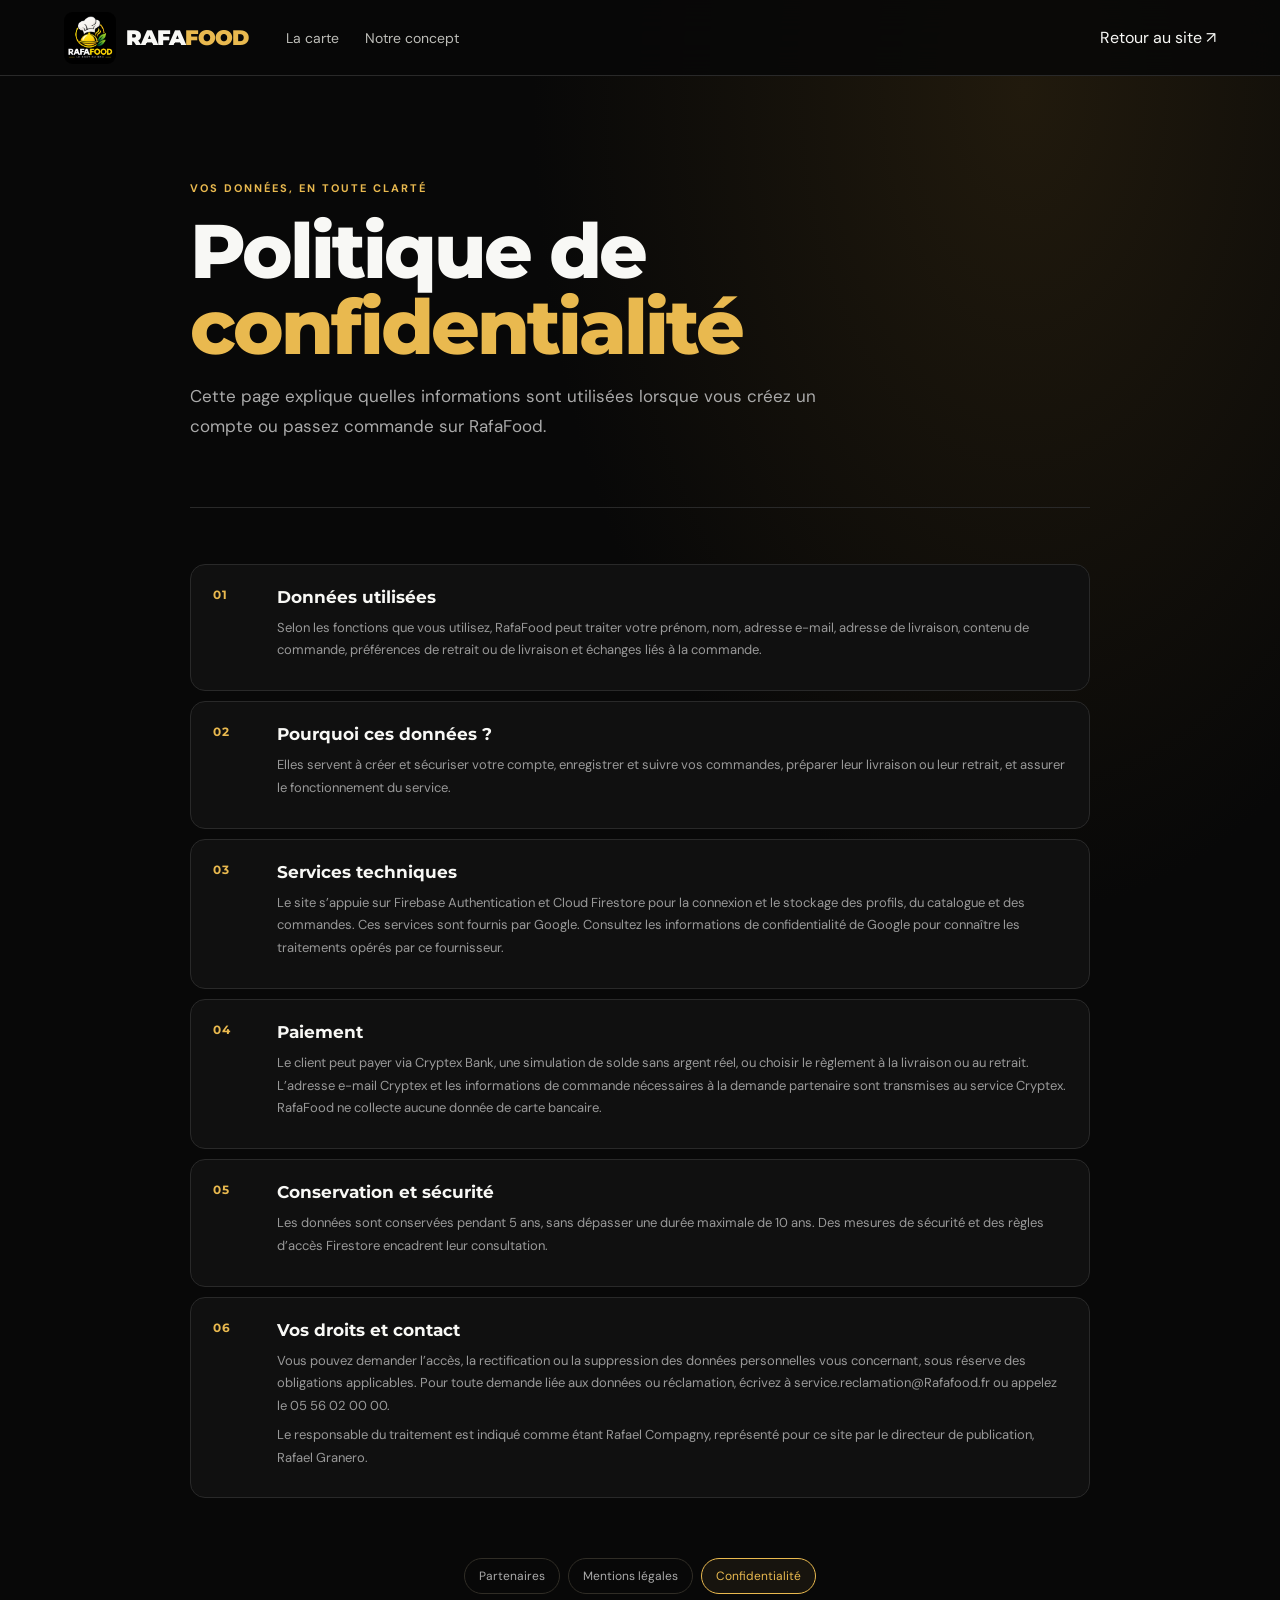
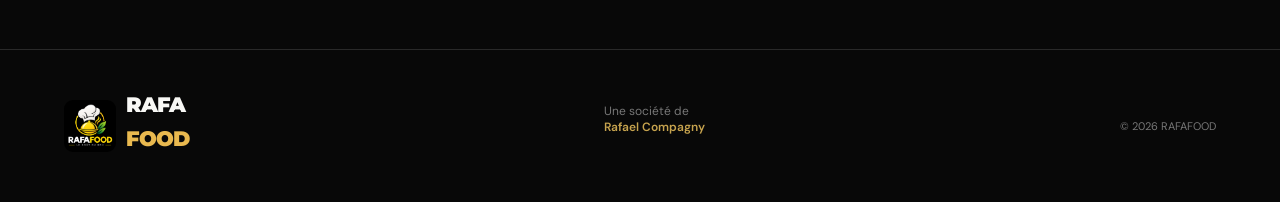
<file: confidentialite.html>
<!DOCTYPE html>
<html lang="fr">
<head>
  <meta charset="UTF-8">
  <meta name="viewport" content="width=device-width, initial-scale=1">
  <meta name="description" content="Politique de confidentialité et informations sur les données utilisées par RAFAFOOD.">
  <title>Confidentialité | RAFAFOOD</title>
  <link rel="icon" href="./img/logo.png" type="image/png">
  <link rel="stylesheet" href="style.css">
</head>
<body class="info-page">
  <header class="topbar info-topbar">
    <a class="brand" href="index.html"><span class="brand-mark"><img src="./img/logo.png" alt="Logo RAFAFOOD"></span><span>RAFA<span>FOOD</span></span></a>
    <nav aria-label="Navigation principale"><a href="index.html#menu">La carte</a><a href="index.html#concept">Notre concept</a></nav>
    <a class="nav-cta" href="index.html">Retour au site <span aria-hidden="true">↗</span></a>
  </header>
  <main class="info-main legal-main">
    <section class="info-hero"><span class="eyebrow">VOS DONNÉES, EN TOUTE CLARTÉ</span><h1>Politique de <em>confidentialité</em></h1><p>Cette page explique quelles informations sont utilisées lorsque vous créez un compte ou passez commande sur RafaFood.</p></section>
    <section class="info-content legal-content">
      <article class="legal-card"><span class="legal-number">01</span><div><h2>Données utilisées</h2><p>Selon les fonctions que vous utilisez, RafaFood peut traiter votre prénom, nom, adresse e-mail, adresse de livraison, contenu de commande, préférences de retrait ou de livraison et échanges liés à la commande.</p></div></article>
      <article class="legal-card"><span class="legal-number">02</span><div><h2>Pourquoi ces données ?</h2><p>Elles servent à créer et sécuriser votre compte, enregistrer et suivre vos commandes, préparer leur livraison ou leur retrait, et assurer le fonctionnement du service.</p></div></article>
      <article class="legal-card"><span class="legal-number">03</span><div><h2>Services techniques</h2><p>Le site s’appuie sur Firebase Authentication et Cloud Firestore pour la connexion et le stockage des profils, du catalogue et des commandes. Ces services sont fournis par Google. Consultez les informations de confidentialité de Google pour connaître les traitements opérés par ce fournisseur.</p></div></article>
      <article class="legal-card"><span class="legal-number">04</span><div><h2>Paiement</h2><p>Le client peut payer via Cryptex Bank, une simulation de solde sans argent réel, ou choisir le règlement à la livraison ou au retrait. L’adresse e-mail Cryptex et les informations de commande nécessaires à la demande partenaire sont transmises au service Cryptex. RafaFood ne collecte aucune donnée de carte bancaire.</p></div></article>
      <article class="legal-card"><span class="legal-number">05</span><div><h2>Conservation et sécurité</h2><p>Les données sont conservées pendant 5 ans, sans dépasser une durée maximale de 10 ans. Des mesures de sécurité et des règles d’accès Firestore encadrent leur consultation.</p></div></article>
      <article class="legal-card"><span class="legal-number">06</span><div><h2>Vos droits et contact</h2><p>Vous pouvez demander l’accès, la rectification ou la suppression des données personnelles vous concernant, sous réserve des obligations applicables. Pour toute demande liée aux données ou réclamation, écrivez à <a href="mailto:service.reclamation@Rafafood.fr">service.reclamation@Rafafood.fr</a> ou appelez le <a href="tel:+33556020000">05 56 02 00 00</a>.</p><p>Le responsable du traitement est indiqué comme étant Rafael Compagny, représenté pour ce site par le directeur de publication, Rafael Granero.</p></div></article>
    </section>
    <nav class="info-related" aria-label="Pages RafaFood"><a href="partenaires.html">Partenaires</a><a href="mentions.html">Mentions légales</a><a class="current" href="confidentialite.html">Confidentialité</a></nav>
  </main>
  <footer class="info-footer"><a class="brand" href="index.html"><span class="brand-mark"><img src="./img/logo.png" alt=""></span><span>RAFA<span>FOOD</span></span></a><span>Une société de <b>Rafael Compagny</b></span><small>© 2026 RAFAFOOD</small></footer>
</body>
</html>
</file>
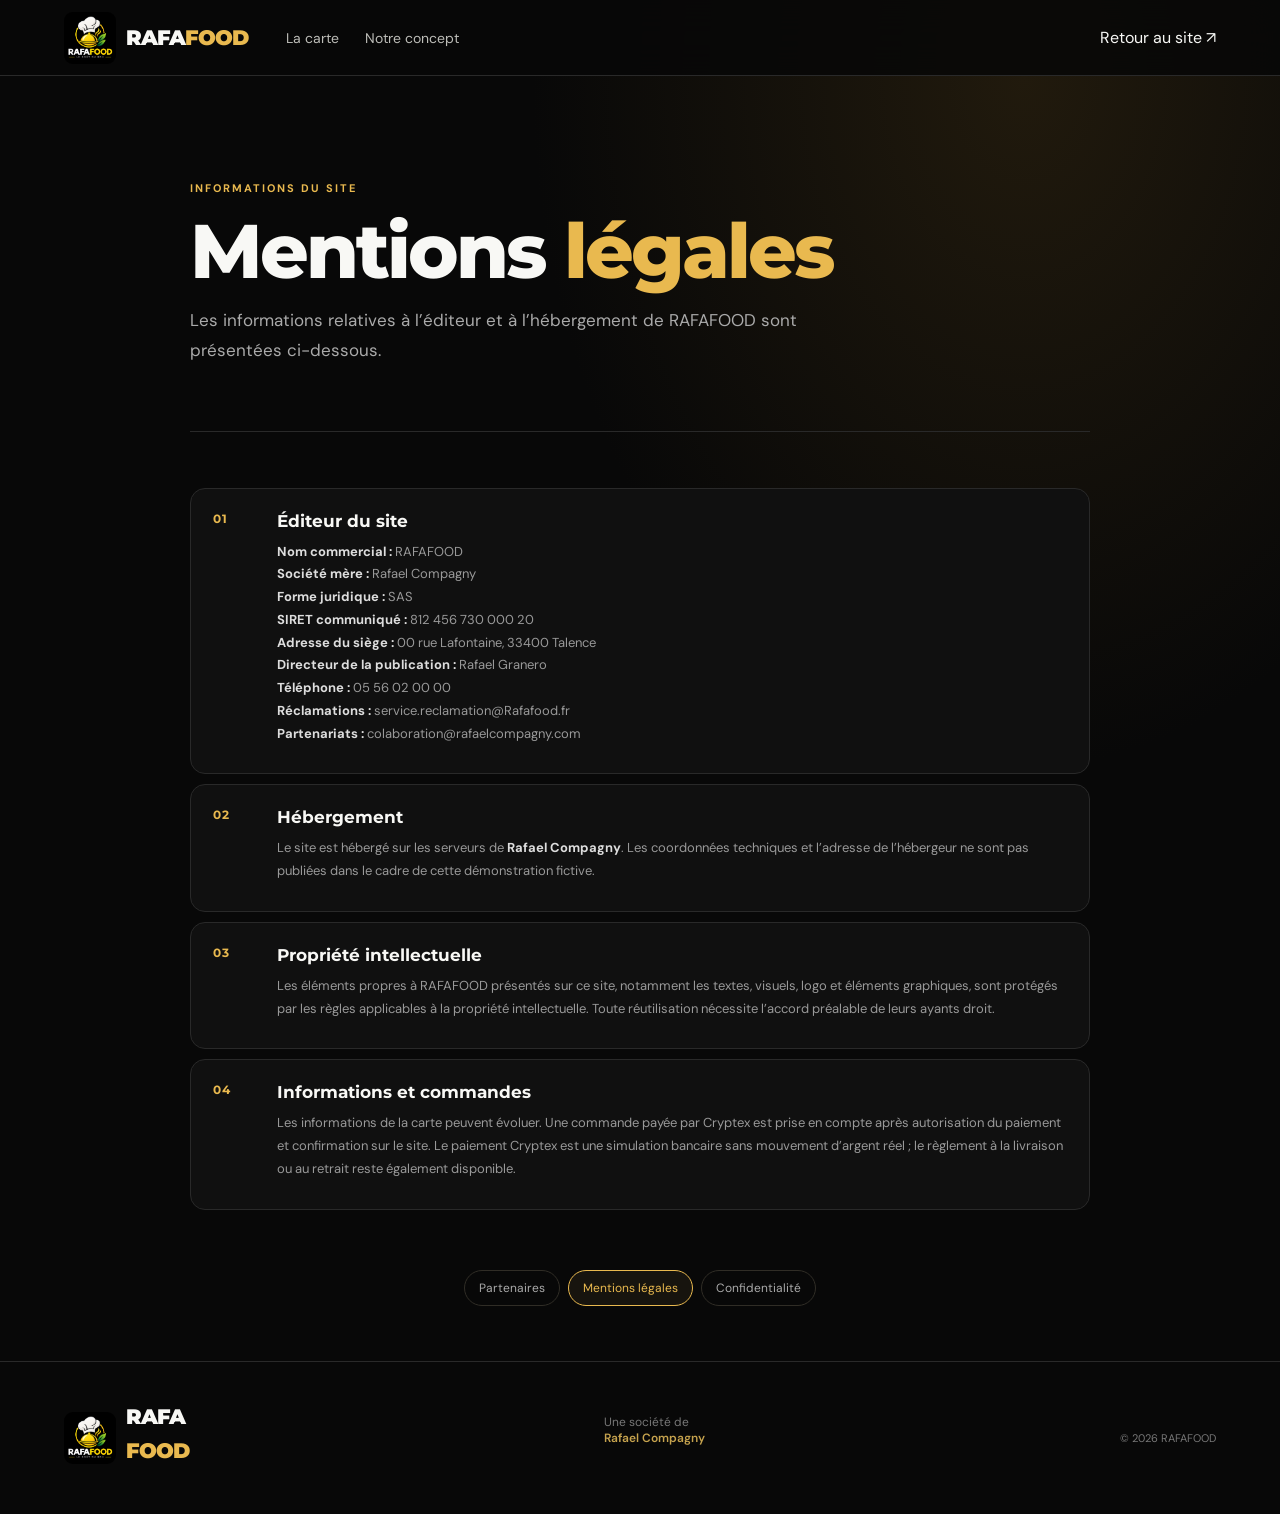
<file: mentions.html>
<!DOCTYPE html>
<html lang="fr">
<head>
  <meta charset="UTF-8">
  <meta name="viewport" content="width=device-width, initial-scale=1">
  <meta name="description" content="Mentions légales du site RAFAFOOD.">
  <title>Mentions légales | RAFAFOOD</title>
  <link rel="icon" href="./img/logo.png" type="image/png">
  <link rel="stylesheet" href="style.css">
</head>
<body class="info-page">
  <header class="topbar info-topbar">
    <a class="brand" href="index.html"><span class="brand-mark"><img src="./img/logo.png" alt="Logo RAFAFOOD"></span><span>RAFA<span>FOOD</span></span></a>
    <nav aria-label="Navigation principale"><a href="index.html#menu">La carte</a><a href="index.html#concept">Notre concept</a></nav>
    <a class="nav-cta" href="index.html">Retour au site <span aria-hidden="true">↗</span></a>
  </header>
  <main class="info-main legal-main">
    <section class="info-hero"><span class="eyebrow">INFORMATIONS DU SITE</span><h1>Mentions <em>légales</em></h1><p>Les informations relatives à l’éditeur et à l’hébergement de RAFAFOOD sont présentées ci-dessous.</p></section>
    <section class="info-content legal-content">
      <article class="legal-card"><span class="legal-number">01</span><div><h2>Éditeur du site</h2><p><b>Nom commercial :</b> RAFAFOOD<br><b>Société mère :</b> Rafael Compagny<br><b>Forme juridique :</b> SAS<br><b>SIRET communiqué :</b> 812 456 730 000 20<br><b>Adresse du siège :</b> 00 rue Lafontaine, 33400 Talence<br><b>Directeur de la publication :</b> Rafael Granero<br><b>Téléphone :</b> <a href="tel:+33556020000">05 56 02 00 00</a><br><b>Réclamations :</b> <a href="mailto:service.reclamation@Rafafood.fr">service.reclamation@Rafafood.fr</a><br><b>Partenariats :</b> <a href="mailto:colaboration@rafaelcompagny.com">colaboration@rafaelcompagny.com</a></p></div></article>
      <article class="legal-card"><span class="legal-number">02</span><div><h2>Hébergement</h2><p>Le site est hébergé sur les serveurs de <b>Rafael Compagny</b>. Les coordonnées techniques et l’adresse de l’hébergeur ne sont pas publiées dans le cadre de cette démonstration fictive.</p></div></article>
      <article class="legal-card"><span class="legal-number">03</span><div><h2>Propriété intellectuelle</h2><p>Les éléments propres à RAFAFOOD présentés sur ce site, notamment les textes, visuels, logo et éléments graphiques, sont protégés par les règles applicables à la propriété intellectuelle. Toute réutilisation nécessite l’accord préalable de leurs ayants droit.</p></div></article>
      <article class="legal-card"><span class="legal-number">04</span><div><h2>Informations et commandes</h2><p>Les informations de la carte peuvent évoluer. Une commande payée par Cryptex est prise en compte après autorisation du paiement et confirmation sur le site. Le paiement Cryptex est une simulation bancaire sans mouvement d’argent réel ; le règlement à la livraison ou au retrait reste également disponible.</p></div></article>
    </section>
    <nav class="info-related" aria-label="Pages RafaFood"><a href="partenaires.html">Partenaires</a><a class="current" href="mentions.html">Mentions légales</a><a href="confidentialite.html">Confidentialité</a></nav>
  </main>
  <footer class="info-footer"><a class="brand" href="index.html"><span class="brand-mark"><img src="./img/logo.png" alt=""></span><span>RAFA<span>FOOD</span></span></a><span>Une société de <b>Rafael Compagny</b></span><small>© 2026 RAFAFOOD</small></footer>
</body>
</html>
</file>
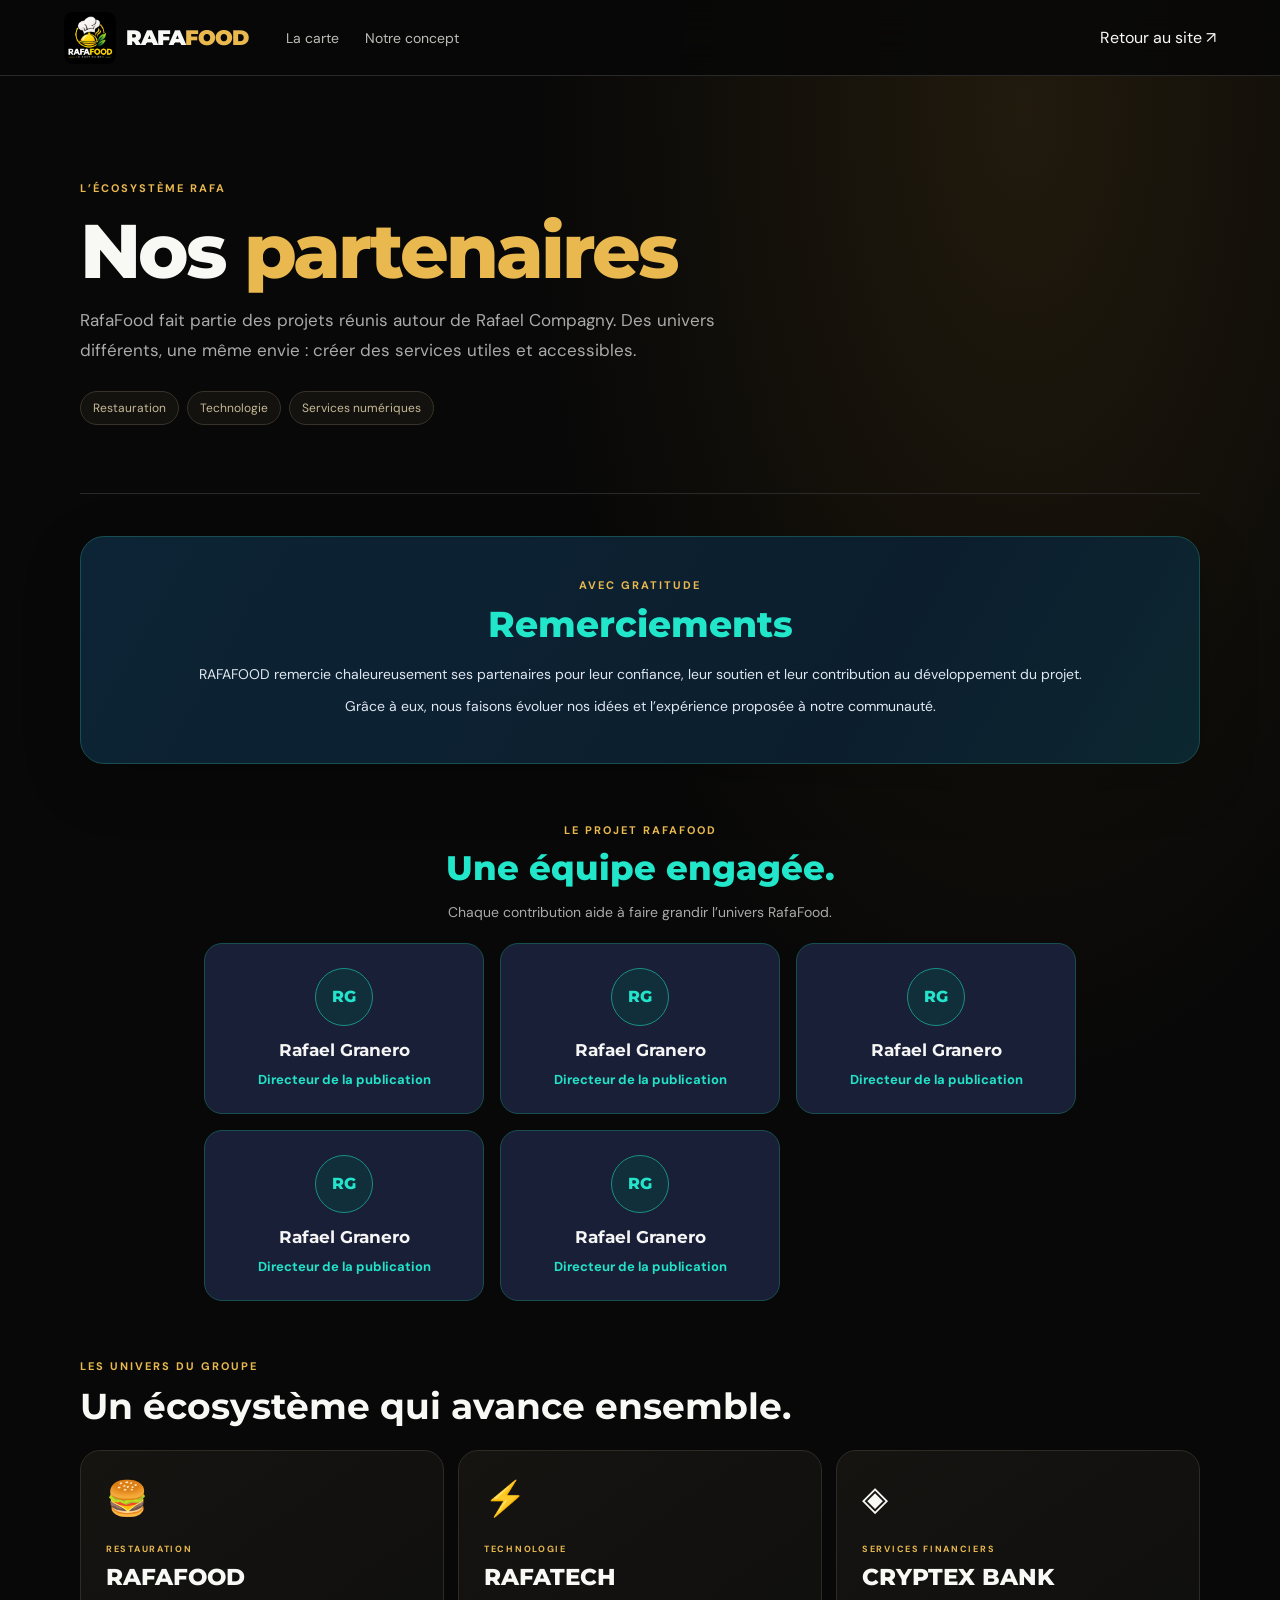
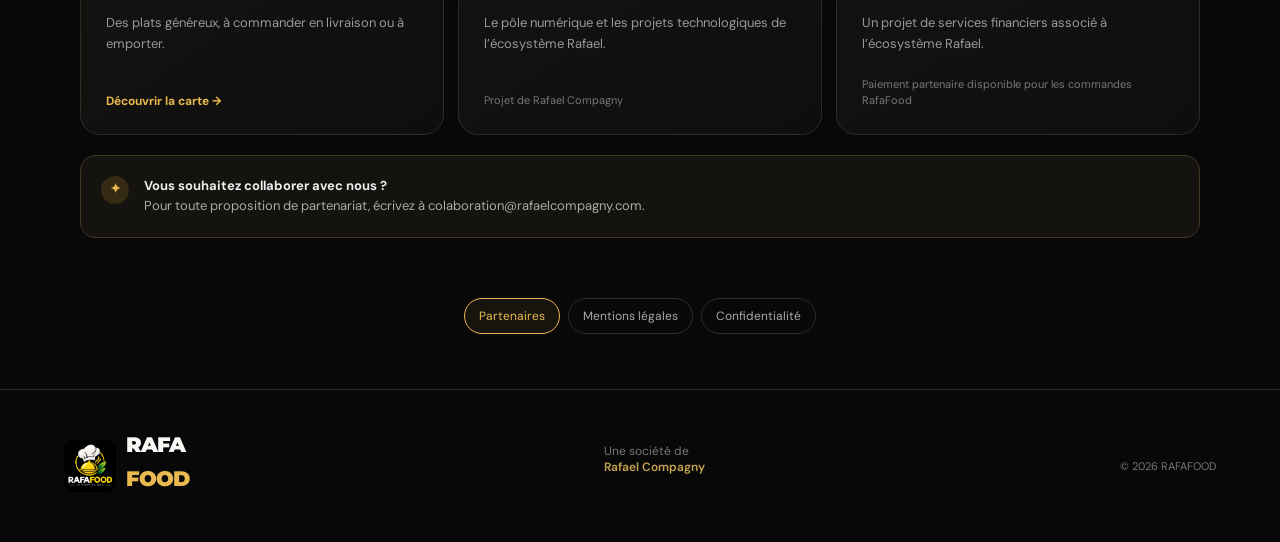
<file: partenaires.html>
<!DOCTYPE html>
<html lang="fr">
<head>
  <meta charset="UTF-8">
  <meta name="viewport" content="width=device-width, initial-scale=1">
  <meta name="description" content="Découvrez les marques et projets réunis autour de Rafael Compagny.">
  <title>Partenaires | RAFAFOOD</title>
  <link rel="icon" href="./img/logo.png" type="image/png">
  <link rel="stylesheet" href="style.css">
</head>
<body class="info-page">
  <header class="topbar info-topbar">
    <a class="brand" href="index.html"><span class="brand-mark"><img src="./img/logo.png" alt="Logo RAFAFOOD"></span><span>RAFA<span>FOOD</span></span></a>
    <nav aria-label="Navigation principale"><a href="index.html#menu">La carte</a><a href="index.html#concept">Notre concept</a></nav>
    <a class="nav-cta" href="index.html">Retour au site <span aria-hidden="true">↗</span></a>
  </header>
  <main class="info-main">
    <section class="info-hero"><span class="eyebrow">L’ÉCOSYSTÈME RAFA</span>
      <h1>Nos <em>partenaires</em></h1>
      <p>RafaFood fait partie des projets réunis autour de Rafael Compagny. Des univers différents, une même envie : créer des services utiles et accessibles.</p>
      <div class="info-pills"><span>Restauration</span><span>Technologie</span><span>Services numériques</span></div>
    </section>

    <section class="thanks-panel"><span class="eyebrow">AVEC GRATITUDE</span>
      <h2>Remerciements</h2>
      <p>RAFAFOOD remercie chaleureusement ses partenaires pour leur confiance, leur soutien et leur contribution au développement du projet.</p>
      <p>Grâce à eux, nous faisons évoluer nos idées et l’expérience proposée à notre communauté.</p>
    </section>

    <section class="team-section"><div class="info-section-heading"><span class="eyebrow">LE PROJET RAFAFOOD</span>
        <h2>Une équipe engagée.</h2>
        <p>Chaque contribution aide à faire grandir l’univers RafaFood.</p>
      </div>
      <div class="team-grid">
        <article class="team-card"><div class="team-avatar">RG</div>
          <h3>Rafael Granero</h3>
          <span>Directeur de la publication</span>
        </article>
        <article class="team-card"><div class="team-avatar">RG</div>
          <h3>Rafael Granero</h3>
          <span>Directeur de la publication</span>
        </article>
        <article class="team-card"><div class="team-avatar">RG</div>
          <h3>Rafael Granero</h3>
          <span>Directeur de la publication</span>
        </article>
        <article class="team-card"><div class="team-avatar">RG</div>
          <h3>Rafael Granero</h3>
          <span>Directeur de la publication</span>
        </article>
        <article class="team-card"><div class="team-avatar">RG</div>
          <h3>Rafael Granero</h3>
          <span>Directeur de la publication</span>
        </article>
      </div>
    </section>

    <section class="info-content"><div class="info-section-heading"><span class="eyebrow">LES UNIVERS DU GROUPE</span><h2>Un écosystème qui avance ensemble.</h2></div><div class="partner-grid">
      <article class="partner-card"><span class="partner-icon">🍔</span><span class="partner-type">RESTAURATION</span><h3>RAFAFOOD</h3><p>Des plats généreux, à commander en livraison ou à emporter.</p><a href="index.html#menu">Découvrir la carte <span aria-hidden="true">→</span></a></article>
      <article class="partner-card"><span class="partner-icon">⚡</span><span class="partner-type">TECHNOLOGIE</span><h3>RAFATECH</h3><p>Le pôle numérique et les projets technologiques de l’écosystème Rafael.</p><span class="partner-note">Projet de Rafael Compagny</span></article>
      <article class="partner-card"><span class="partner-icon">◈</span><span class="partner-type">SERVICES FINANCIERS</span><h3>CRYPTEX BANK</h3><p>Un projet de services financiers associé à l’écosystème Rafael.</p><span class="partner-note">Paiement partenaire disponible pour les commandes RafaFood</span></article>
    </div><div class="info-callout"><span>✦</span><p><b>Vous souhaitez collaborer avec nous ?</b><br>Pour toute proposition de partenariat, écrivez à <a href="mailto:colaboration@rafaelcompagny.com">colaboration@rafaelcompagny.com</a>.</p></div></section>
    <nav class="info-related" aria-label="Pages RafaFood"><a class="current" href="partenaires.html">Partenaires</a><a href="mentions.html">Mentions légales</a><a href="confidentialite.html">Confidentialité</a></nav>
  </main>
  <footer class="info-footer"><a class="brand" href="index.html"><span class="brand-mark"><img src="./img/logo.png" alt=""></span><span>RAFA<span>FOOD</span></span></a><span>Une société de <b>Rafael Compagny</b></span><small>© 2026 RAFAFOOD</small></footer>
</body>
</html>
</file>
<file: style.css>
@import url('https://fonts.googleapis.com/css2?family=DM+Sans:wght@400;500;700&family=Montserrat:wght@700;800;900&display=swap');
:root{--bg:#080808;--panel:#111;--panel2:#171717;--gold:#e9b94f;--gold2:#f6d47c;--text:#f8f8f5;--muted:#a4a4a0;--line:#292929;--green:#9be15d}*{box-sizing:border-box}html{scroll-behavior:smooth}body{margin:0;background:var(--bg);color:var(--text);font-family:'DM Sans',sans-serif}button,a,input{font:inherit}button,a{cursor:pointer}a{text-decoration:none;color:inherit}.topbar{height:76px;position:sticky;top:0;z-index:20;background:rgba(8,8,8,.86);backdrop-filter:blur(18px);border-bottom:1px solid var(--line);display:flex;align-items:center;padding:0 5vw;gap:38px}.brand{display:flex;align-items:center;gap:10px;font-family:Montserrat;font-weight:900;letter-spacing:-1px;font-size:21px}.brand>span:last-child span{color:var(--gold)}.brand-mark{width:35px;height:35px;display:grid;place-items:center;border:1px solid var(--gold);color:var(--gold);border-radius:10px;font-size:19px}.topbar nav{display:flex;gap:26px;color:#bdbdb8;font-size:14px;flex:1}.topbar nav a:hover{color:white}.head-actions{display:flex;gap:9px}.location,.cart-btn{background:#151515;border:1px solid #303030;color:white;border-radius:12px;padding:10px 13px}.cart-btn b{background:var(--gold);color:#080808;border-radius:50%;padding:2px 7px;margin-left:5px}.hero{min-height:650px;display:grid;grid-template-columns:1.05fr .95fr;align-items:center;padding:75px 8vw 65px;overflow:hidden;background:radial-gradient(circle at 75% 35%,#2a2110 0,#0d0d0d 32%,#080808 65%)}.eyebrow{font-size:11px;font-weight:700;letter-spacing:2px;color:var(--gold);text-transform:uppercase}.hero h1{font-family:Montserrat;font-size:clamp(48px,6vw,88px);line-height:.95;letter-spacing:-5px;margin:20px 0}.hero h1 em,.section h2 em{font-style:normal;color:var(--gold)}.hero p{max-width:600px;color:#aaa;line-height:1.7;font-size:17px}.hero-actions{display:flex;gap:12px;margin:30px 0}.btn{border:0;border-radius:12px;padding:14px 19px;font-weight:700}.btn.primary{background:var(--gold);color:#0b0b0b}.btn.primary:hover{background:var(--gold2);transform:translateY(-1px)}.btn.ghost{background:#151515;color:white;border:1px solid #333}.trust{display:flex;gap:20px;color:#8f8f8b;font-size:12px;flex-wrap:wrap}.hero-visual{height:430px;position:relative;display:grid;place-items:center}.orbit{position:absolute;border:1px solid #5c4820;border-radius:50%;transform:rotate(-20deg)}.o1{width:390px;height:250px}.o2{width:310px;height:380px;transform:rotate(45deg);border-color:#292929}.food-card{width:320px;background:linear-gradient(145deg,#1e1e1e,#0d0d0d);border:1px solid #383838;border-radius:24px;padding:18px;display:flex;gap:16px;align-items:center;box-shadow:0 25px 70px #000;transform:rotate(-5deg);z-index:2}.food-card>span{font-size:76px}.food-card small,.food-card strong,.food-card b{display:block}.food-card small{font-size:9px;color:var(--gold);letter-spacing:1px}.food-card strong{font-size:19px;margin:7px 0}.food-card b{color:var(--gold);font-size:15px}.floating-card{position:absolute;background:#181818;border:1px solid #333;padding:13px 16px;border-radius:16px;box-shadow:0 15px 40px #000;display:grid;grid-template-columns:auto 1fr;gap:2px 8px;z-index:3}.floating-card small{grid-column:2;color:#888}.floating-card:first-letter{font-size:24px}.fc-one{right:4%;top:8%;transform:rotate(7deg)}.fc-two{left:1%;bottom:9%;transform:rotate(-6deg)}.service-strip{display:grid;grid-template-columns:repeat(4,1fr);border-block:1px solid var(--line);background:#0d0d0d}.service-strip div{padding:25px 4vw;display:grid;grid-template-columns:auto 1fr;gap:3px 13px;border-right:1px solid var(--line)}.service-strip div:last-child{border:0}.service-strip span{grid-row:span 2;font-size:25px}.service-strip b{font-size:13px}.service-strip small{font-size:11px;color:#777}.section{padding:90px 7vw}.section-head{display:flex;align-items:end;justify-content:space-between;gap:30px;margin-bottom:35px}.section h2{font-family:Montserrat;font-size:45px;letter-spacing:-2px;margin:10px 0 0}.section-head>p{color:#777}.brand-grid{display:grid;grid-template-columns:repeat(3,1fr);gap:14px}.brand-card{min-height:190px;text-align:left;padding:24px;border:1px solid var(--line);border-radius:20px;background:var(--panel);color:white;transition:.2s;position:relative;overflow:hidden}.brand-card:hover{transform:translateY(-5px);border-color:#4a4a4a}.brand-card:after{content:'';position:absolute;width:150px;height:150px;border-radius:50%;right:-50px;bottom:-80px;background:rgba(233,185,79,.08)}.brand-card strong{display:block;font-family:Montserrat;font-size:25px}.brand-card strong span{color:var(--gold)}.brand-card small{display:block;color:#777;margin-top:8px}.brand-icon{font-size:40px;display:block;margin-bottom:25px}.bowl strong span{color:#9be15d}.pizza strong span{color:#ef4a4a}.sushi strong span{color:#ed4242}.grill strong span{color:#f17831}.pasta strong span{color:#e9b94f}.filters{display:flex;gap:6px;flex-wrap:wrap}.filters button{border:1px solid #2d2d2d;background:#111;color:#999;border-radius:30px;padding:9px 13px;font-size:12px}.filters button.active,.filters button:hover{background:var(--gold);color:#111;border-color:var(--gold)}.product-grid{display:grid;grid-template-columns:repeat(4,1fr);gap:14px}.product{background:#111;border:1px solid #272727;border-radius:18px;overflow:hidden}.product-img{height:170px;display:grid;place-items:center;font-size:75px;background:radial-gradient(circle at center,#282218,#101010)}.product-body{padding:17px}.product-body .tag{font-size:9px;color:var(--gold);text-transform:uppercase;letter-spacing:1px}.product-body h3{margin:7px 0;font-family:Montserrat;font-size:17px}.product-body p{font-size:12px;color:#777;min-height:32px}.product-row{display:flex;align-items:center;justify-content:space-between;margin-top:14px}.product-row strong{color:var(--gold)}.add{border:1px solid #444;background:#191919;color:white;width:34px;height:34px;border-radius:10px}.add:hover{background:var(--gold);color:#111}.concept{padding:100px 8vw;background:linear-gradient(110deg,#17130b,#0b0b0b);border-block:1px solid #2c2518}.concept-inner{max-width:1100px;margin:auto;display:flex;justify-content:space-between;align-items:center;gap:50px}.concept h2{font-family:Montserrat;font-size:43px;letter-spacing:-2px}.concept p{color:#999;line-height:1.7;max-width:620px}.concept-points{display:flex;gap:14px;flex-wrap:wrap;color:#ccc;font-size:13px}.concept-stat{display:grid;grid-template-columns:auto auto;gap:4px 15px;min-width:220px}.concept-stat strong{font-family:Montserrat;font-size:48px;color:var(--gold);text-align:right}.concept-stat span{align-self:end;color:#888;margin-bottom:10px}.newsletter{margin:70px 7vw;padding:50px;border:1px solid #2c2c2c;border-radius:25px;background:#101010;display:flex;align-items:center;justify-content:space-between;gap:30px}.newsletter h2{font-family:Montserrat;margin:10px 0;font-size:30px}.newsletter p{color:#888}.newsletter form{display:flex;gap:8px}.newsletter input{width:260px;background:#080808;border:1px solid #333;border-radius:11px;color:white;padding:13px}.newsletter button{white-space:nowrap}footer{border-top:1px solid var(--line);padding:55px 7vw;display:grid;grid-template-columns:2fr 1fr 1fr 1fr;gap:40px;color:#888;font-size:13px}footer b{display:block;color:white;margin-bottom:15px}footer a,footer span{display:block;margin:9px 0}.footer-brand p{color:#777}.overlay{position:fixed;inset:0;background:rgba(0,0,0,.65);z-index:30;display:none}.overlay.show{display:block}.cart{position:fixed;right:0;top:0;height:100vh;width:min(430px,100%);background:#111;z-index:31;transform:translateX(100%);transition:.25s;display:flex;flex-direction:column;border-left:1px solid #333}.cart.open{transform:none}.cart-head{padding:22px;border-bottom:1px solid #2b2b2b;display:flex;justify-content:space-between}.cart-head h2{margin:0;font-family:Montserrat}.cart-head button,.modal-close{background:none;border:0;color:white;font-size:28px}.cart-items{flex:1;overflow:auto;padding:15px}.empty{text-align:center;color:#777;margin-top:70px}.cart-item{display:flex;gap:12px;padding:15px 0;border-bottom:1px solid #252525}.cart-item .emoji{font-size:40px}.cart-item h4{margin:0 0 5px}.cart-item small{color:#888}.qty{display:flex;gap:7px;align-items:center;margin-top:7px}.qty button{width:25px;height:25px;background:#222;color:white;border:1px solid #333;border-radius:6px}.cart-bottom{padding:18px;border-top:1px solid #2b2b2b}.mode{display:flex;gap:7px;margin-bottom:17px}.mode-btn{flex:1;padding:10px;background:#171717;color:#aaa;border:1px solid #2d2d2d;border-radius:9px;font-size:12px}.mode-btn.active{border-color:var(--gold);color:var(--gold)}.total{display:flex;justify-content:space-between;font-size:17px;margin-bottom:15px}.total strong{color:var(--gold);font-size:23px}.checkout{width:100%}.secure{display:block;text-align:center;color:#666;margin-top:9px}.modal{position:fixed;inset:0;background:rgba(0,0,0,.78);z-index:40;display:none;place-items:center;padding:20px}.modal.show{display:grid}.modal-box{position:relative;width:min(470px,100%);background:#111;border:1px solid #333;border-radius:24px;padding:30px;box-shadow:0 30px 100px #000}.modal-box h2{font-family:Montserrat}.pay-card{background:linear-gradient(135deg,#252525,#0d0d0d);border:1px solid #4b4b4b;border-radius:18px;padding:22px;margin:20px 0}.pay-logo{color:var(--gold);font-family:Montserrat;font-size:20px}.pay-amount{font-size:38px;font-family:Montserrat;margin:20px 0}.modal-box label{display:block;color:#888;font-size:12px;margin:12px 0 5px}.modal-box input{width:100%;padding:12px;background:#080808;border:1px solid #333;border-radius:9px;color:white}.success{text-align:center;padding:25px}.success .check{font-size:60px}.success h2{color:var(--gold)}
@media(max-width:900px){.topbar nav{display:none}.hero{grid-template-columns:1fr;padding:65px 7vw}.hero-visual{margin-top:25px}.service-strip{grid-template-columns:repeat(2,1fr)}.service-strip div:nth-child(2){border-right:0}.brand-grid{grid-template-columns:repeat(2,1fr)}.product-grid{grid-template-columns:repeat(2,1fr)}.newsletter{display:block}.newsletter form{margin-top:25px}footer{grid-template-columns:1fr 1fr}.section-head{align-items:start;flex-direction:column}}
@media(max-width:560px){.topbar{padding:0 4vw}.location{display:none}.hero h1{letter-spacing:-3px}.hero-visual{height:330px}.food-card{width:270px}.food-card>span{font-size:60px}.fc-one{right:-2%;top:0}.fc-two{left:-4%;bottom:0}.service-strip{grid-template-columns:1fr}.service-strip div{border-right:0;border-bottom:1px solid var(--line)}.brand-grid,.product-grid{grid-template-columns:1fr}.section{padding:65px 5vw}.section h2{font-size:36px}.filters{width:100%;overflow:auto;flex-wrap:nowrap}.concept-inner{display:block}.concept-stat{margin-top:40px}.newsletter{margin:45px 5vw;padding:30px}.newsletter form{display:block}.newsletter input{width:100%;margin-bottom:8px}footer{grid-template-columns:1fr;padding:45px 7vw}}
.product{cursor:pointer;transition:.2s}.product:hover{transform:translateY(-4px);border-color:#4a4a4a}.product-img{position:relative}.product-img small{position:absolute;top:12px;right:12px;font-size:8px;letter-spacing:1.2px;color:#111;background:var(--gold);padding:5px 7px;border-radius:20px;font-weight:800}.product-body p{min-height:38px;line-height:1.45}.detail{border:1px solid #383838;background:#191919;color:#ddd;border-radius:9px;padding:8px 10px;font-size:10px}.product:hover .detail{border-color:var(--gold);color:var(--gold)}.detail-hero{display:flex;align-items:center;gap:18px;margin:20px 0 10px;padding:18px;background:#0b0b0b;border:1px solid #252525;border-radius:18px}.detail-hero>span{font-size:62px}.detail-hero small{color:var(--gold);font-size:9px;letter-spacing:1.5px}.detail-hero h2{margin:5px 0;font-family:Montserrat}.detail-hero strong{color:var(--gold);font-size:18px}.detail-desc{color:#aaa;line-height:1.7}.detail-box{border-top:1px solid #292929;margin-top:20px;padding-top:15px}.detail-box b{font-size:11px;color:#ddd;text-transform:uppercase;letter-spacing:1px}.detail-box p{color:#777;line-height:1.6;font-size:12px;margin:6px 0 14px}

/* V6 — comptes / rôles / administration */
.account-btn{display:flex;align-items:center;gap:9px;background:#151515;border:1px solid #2d2d2d;color:#fff;border-radius:12px;padding:8px 12px;cursor:pointer;text-align:left}.account-btn:hover,.account-btn.connected{border-color:var(--gold)}.account-avatar{width:31px;height:31px;display:grid;place-items:center;border-radius:9px;background:#222}.account-btn b,.account-btn small{display:block}.account-btn b{font-size:11px}.account-btn small{font-size:9px;color:#888;margin-top:2px}.admin-nav{display:none;color:var(--gold)!important;font-size:11px!important;font-weight:800}.admin-nav.show{display:inline-block}.head-actions{display:flex;align-items:center;gap:10px}.hidden{display:none!important}.full{width:100%;justify-content:center}.auth-box{max-width:440px}.auth-brand{font-family:Montserrat;font-weight:900;letter-spacing:-1px;font-size:24px;color:#fff}.auth-brand span{color:var(--gold)}.auth-box h2{margin:14px 0 5px}.auth-sub,.muted{color:#777;font-size:12px}.auth-box label,.admin-form label{display:block;color:#999;font-size:11px;margin:13px 0}.auth-box input,.admin-form input,.admin-form select,.admin-form textarea{box-sizing:border-box;width:100%;margin-top:6px;padding:12px;background:#080808;border:1px solid #333;border-radius:9px;color:#fff;font:inherit}.admin-form textarea{min-height:70px;resize:vertical}.form-error{min-height:18px;color:#ff7777;font-size:11px;margin:10px 0}.switch-auth{display:block;width:100%;background:none;border:0;color:#aaa;padding:13px;cursor:pointer;font-size:12px}.switch-auth:hover{color:var(--gold)}.account-box{max-width:450px}.account-box h2{font-family:Montserrat;margin-bottom:3px}.account-role-card{display:flex;justify-content:space-between;align-items:center;background:#0b0b0b;border:1px solid #282828;border-radius:14px;padding:15px;margin:22px 0 10px}.account-role-card span{color:#777;font-size:11px}.account-role-card strong{color:var(--gold);font-size:13px}.benefit-card{display:flex;gap:12px;align-items:flex-start;background:linear-gradient(135deg,#241c0b,#111);border:1px solid #5a4318;border-radius:14px;padding:15px;margin:12px 0 20px}.benefit-card>b{color:var(--gold)}.benefit-card small{display:block;color:#888;font-size:10px;margin-top:4px}.admin-box{width:min(900px,100%);max-height:90vh;overflow:auto}.admin-header{display:flex;justify-content:space-between;align-items:flex-end;gap:20px;border-bottom:1px solid #292929;padding-bottom:18px;margin-bottom:20px}.admin-header h2{font-family:Montserrat;margin:7px 0}.admin-form{background:#0b0b0b;border:1px solid #282828;border-radius:16px;padding:18px;margin-bottom:25px}.form-grid{display:grid;grid-template-columns:repeat(2,1fr);gap:0 12px}.admin-form .form-grid label{margin-top:0}.admin-form .checkline{display:flex;align-items:center;gap:8px;color:#aaa}.admin-form .checkline input{width:auto;margin:0}.admin-actions{display:flex;gap:8px;margin-top:15px}.admin-products h3,.staff-section h3{font-family:Montserrat;font-size:17px}.admin-product{display:grid;grid-template-columns:auto 1fr auto;align-items:center;gap:12px;border:1px solid #272727;background:#111;border-radius:12px;padding:11px;margin:7px 0}.admin-product>span{font-size:30px}.admin-product b,.admin-product small{display:block}.admin-product small{color:#777;font-size:10px;margin-top:4px}.admin-product-actions{display:flex;gap:6px}.admin-product-actions button{background:#191919;border:1px solid #333;color:#aaa;border-radius:8px;padding:7px 9px;font-size:10px;cursor:pointer}.admin-product-actions button:hover{border-color:var(--gold);color:var(--gold)}.staff-section{border-top:1px solid #292929;margin-top:25px;padding-top:20px}.staff-row{display:grid;grid-template-columns:1fr auto auto;gap:12px;align-items:center;border:1px solid #272727;background:#111;border-radius:12px;padding:11px;margin:7px 0}.staff-row b,.staff-row small{display:block}.staff-row small{color:#777;font-size:10px;margin-top:4px}.staff-row>span{color:#aaa;font-size:10px}.staff-row select{background:#181818;color:#ddd;border:1px solid #333;border-radius:7px;padding:7px;font-size:10px}.discount-label{display:block;color:#71c96a;font-size:9px;margin-top:3px}.product-row del,.detail-hero del{display:block;color:#666;font-size:10px;margin-top:3px}.detail-hero .discount-label{margin-top:3px}
@media(max-width:700px){.account-btn{padding:7px}.account-btn span:not(.account-avatar){display:none}.admin-header{align-items:flex-start;flex-direction:column}.form-grid{grid-template-columns:1fr}.admin-product{grid-template-columns:auto 1fr}.admin-product-actions{grid-column:2}.staff-row{grid-template-columns:1fr}.head-actions .nav-cta{display:none}}

.auth-error{white-space:pre-line;}
/* V9 — profil client */
.profile-box{width:min(760px,100%);max-height:90vh;overflow:auto}
.profile-head{display:flex;align-items:center;justify-content:space-between;gap:20px;padding-right:38px;border-bottom:1px solid #292929;padding-bottom:20px}
.profile-head h2{margin:8px 0 4px}
.btn.danger{border:1px solid #633232;background:#1a1010;color:#ff8b8b;white-space:nowrap}
.btn.danger:hover{border-color:#a84b4b;background:#241313;color:#fff}
.profile-section{margin-top:22px}
.profile-section-title{display:flex;align-items:center;justify-content:space-between;gap:12px;margin-bottom:12px}
.profile-section-title h3{font-family:Montserrat;font-size:16px;margin:0}
.profile-role{font-size:10px;color:var(--gold);border:1px solid #5a4318;background:#1b160d;border-radius:20px;padding:6px 10px}
.profile-info-grid{display:grid;grid-template-columns:1fr 1fr;gap:10px}
.profile-info-grid>div{background:#0b0b0b;border:1px solid #282828;border-radius:13px;padding:13px}
.profile-info-grid .wide{grid-column:1/-1}
.profile-info-grid small{display:block;color:#666;font-size:10px;margin-bottom:5px}
.profile-info-grid b{font-size:12px;color:#eee;word-break:break-word}
.orders-list{display:grid;gap:9px}
.order-card{position:relative;background:#0b0b0b;border:1px solid #282828;border-radius:14px;padding:14px 15px;padding-right:105px}
.order-card>b,.order-card>div>b{font-size:12px}
.order-card small{display:block;color:#666;font-size:10px;margin-top:4px}
.order-card>span{position:absolute;right:12px;top:13px;color:var(--gold);font-size:9px;border:1px solid #4d3b17;background:#171208;border-radius:20px;padding:5px 8px}
.order-card p{color:#888;font-size:10px;margin:9px 0 5px;line-height:1.5}
.order-card>strong{color:var(--gold);font-size:13px}
.empty-order{text-align:center;border:1px dashed #333;border-radius:14px;padding:28px 18px;color:#777}
.empty-order span{display:block;font-size:30px;margin-bottom:8px}
.empty-order b{display:block;color:#ccc;font-size:12px;margin-bottom:5px}
.empty-order small{font-size:10px;line-height:1.5}
@media(max-width:700px){.profile-head{align-items:flex-start;flex-direction:column;padding-right:38px}.profile-info-grid{grid-template-columns:1fr}.profile-info-grid .wide{grid-column:auto}.order-card{padding-right:15px}.order-card>span{position:static;display:inline-block;margin-top:8px}.profile-head .btn.danger{width:100%}}

/* V10 — espaces opérationnels, panier et commandes */
.cart-btn{background:#151515;border:1px solid #303030;color:#fff;border-radius:12px;padding:10px 13px;font-size:11px;font-weight:700}.cart-btn:hover{border-color:var(--gold);color:var(--gold)}.cart-label{display:block;color:#888;font-size:10px;margin-bottom:10px}.cart-label input{width:100%;margin-top:6px;padding:11px;background:#080808;border:1px solid #333;border-radius:9px;color:#fff}.checkout-box{width:min(620px,100%)}.checkout-summary{background:#0b0b0b;border:1px solid #282828;border-radius:14px;padding:14px;margin:18px 0}.checkout-summary>div{display:flex;justify-content:space-between;gap:15px;padding:7px 0;color:#bbb;font-size:12px}.checkout-summary b,.checkout-summary strong{color:var(--gold)}.checkout-summary hr{border:0;border-top:1px solid #292929}.dashboard-box{width:min(1050px,100%);max-height:92vh;overflow:auto}.dashboard-head{display:flex;align-items:flex-end;justify-content:space-between;gap:20px;border-bottom:1px solid #292929;padding-bottom:18px}.dashboard-head h2{font-family:Montserrat;margin:8px 0 3px}.dashboard-head-actions{display:flex;align-items:center;gap:10px}.dashboard-tabs{display:flex;gap:7px;flex-wrap:wrap;margin:18px 0}.dash-tab{background:#171717;border:1px solid #303030;color:#999;border-radius:10px;padding:9px 13px;font-size:11px}.dash-tab.active,.dash-tab:hover{background:var(--gold);border-color:var(--gold);color:#111}.stats-grid{display:grid;grid-template-columns:repeat(4,1fr);gap:10px;margin-bottom:16px}.stats-grid>div{background:#0b0b0b;border:1px solid #282828;border-radius:14px;padding:17px}.stats-grid small,.stats-grid b{display:block}.stats-grid small{color:#666;font-size:10px;margin-bottom:7px}.stats-grid b{font-family:Montserrat;color:var(--gold);font-size:23px}.dashboard-panel{background:#0b0b0b;border:1px solid #282828;border-radius:16px;padding:17px}.dashboard-panel h3{font-family:Montserrat;font-size:16px;margin:0}.panel-head{display:flex;justify-content:space-between;align-items:flex-start;gap:15px;margin-bottom:14px}.manager-order{padding-right:15px}.manager-order>span{right:15px}.order-actions{display:flex;gap:7px;margin-top:10px;flex-wrap:wrap}.mini-action{background:#171717;border:1px solid #383838;color:#ddd;border-radius:8px;padding:7px 9px;font-size:10px}.mini-action:hover{border-color:var(--gold);color:var(--gold)}.status-done{color:#777}.staff-restaurant{background:#181818;color:#ddd;border:1px solid #333;border-radius:7px;padding:7px;font-size:10px;min-width:140px}.staff-row{grid-template-columns:1.2fr auto auto auto}.dashboard-panel .admin-form{margin-top:12px}.dashboard-panel .admin-product{margin:7px 0}
@media(max-width:800px){.stats-grid{grid-template-columns:repeat(2,1fr)}.dashboard-head{align-items:flex-start;flex-direction:column}.dashboard-head-actions{width:100%;justify-content:space-between}.staff-row{grid-template-columns:1fr}.staff-restaurant{width:100%}.cart-btn{display:none}}
@media(max-width:520px){.stats-grid{grid-template-columns:1fr}.dashboard-box{padding:22px}.dashboard-head-actions{align-items:flex-start;flex-direction:column}.dashboard-head-actions .btn{width:100%}}
.payment-box{margin:18px 0;padding:16px;border:1px solid rgba(212,175,55,.2);border-radius:16px;background:rgba(255,255,255,.025)}
.payment-option{display:flex!important;gap:12px;align-items:flex-start;margin:10px 0;padding:12px;border:1px solid rgba(255,255,255,.08);border-radius:12px;cursor:pointer}
.payment-option input{margin-top:4px}.payment-option span{display:flex;flex-direction:column;gap:4px}.payment-option small{color:var(--muted,#999)}
.payment-box{margin:16px 0}.payment-option{border-color:#302b20;background:#14130f}.payment-option:has(input:checked){border-color:var(--gold);background:#1b180f}.payment-option b{color:#f3eee0}.payment-option small{line-height:1.5}.payment-box #cryptexPaymentFields>label{display:block;color:#888;font-size:12px;margin:12px 0 5px}.payment-box #cryptexPayerEmail{width:100%;padding:12px;background:#080808;border:1px solid #333;border-radius:9px;color:white}.cryptex-waiting{margin-top:12px;padding:14px;border:1px solid rgba(212,175,55,.3);border-radius:12px;background:#14120d}.cryptex-waiting b{color:var(--gold)}.cryptex-waiting p{font-size:12px;line-height:1.6;color:#aaa}.cryptex-waiting span{overflow-wrap:anywhere;color:#ddd}
.inline-form{display:flex;gap:12px;align-items:end;flex-wrap:wrap;margin-top:16px}.inline-form label{flex:1;min-width:220px}.category-panel{margin-top:18px}



.brand-mark{width:52px;height:52px;border:0;border-radius:9px;overflow:hidden}.brand-mark img{display:block;width:100%;height:100%;object-fit:cover}.auth-brand{display:flex;align-items:center;gap:12px}.auth-brand img{display:block;width:72px;height:72px;object-fit:cover;border-radius:10px}

.menu-tools{display:flex;gap:12px;align-items:center;margin:-12px 0 20px}.menu-search{display:flex;align-items:center;gap:10px;flex:1;max-width:520px;border:1px solid #303030;background:#111;border-radius:13px;padding:0 14px;color:var(--gold)}.menu-search>span{font-size:25px}.menu-search input{width:100%;border:0;outline:0;background:transparent;color:white;padding:14px 0}.menu-search input::placeholder{color:#777}.favorite-filter{border:1px solid #34302a;border-radius:12px;background:#15130f;color:#d8c18a;padding:12px 15px}.favorite-filter b{margin-left:8px;color:var(--gold)}.favorite-filter.active{background:var(--gold);border-color:var(--gold);color:#111}.favorite-filter.active b{color:#111}.product-img{position:relative}.favorite-toggle{position:absolute;top:12px;right:12px;width:36px;height:36px;border:1px solid #48423a;border-radius:50%;background:#111c;color:#ddd;font-size:23px;line-height:1}.favorite-toggle:hover,.favorite-toggle.is-favorite{color:#ff7880;border-color:#ff7880;background:#281417}.menu-empty{grid-column:1/-1}.order-tools{display:flex;gap:10px;margin:16px 0}.order-tools input,.order-tools select{border:1px solid #333;background:#0c0c0c;color:#eee;border-radius:10px;padding:11px 13px}.order-tools input{flex:1}.report-heading{margin:4px 0 18px}.report-heading h3{font:700 25px Montserrat,sans-serif;margin:8px 0}.report-stats{margin:18px 0}.report-chart{height:190px;display:grid;grid-template-columns:repeat(7,1fr);gap:14px;align-items:end;padding:18px 8px 4px}.report-day{height:100%;display:grid;grid-template-rows:1fr auto auto;gap:5px;text-align:center;color:#999;font-size:11px}.report-bar-wrap{display:flex;align-items:end;justify-content:center;height:100%;border-bottom:1px solid #333}.report-bar{display:block;width:min(34px,70%);min-height:5px;border-radius:7px 7px 2px 2px;background:linear-gradient(0deg,#b98726,var(--gold2));box-shadow:0 0 18px #e9b94f26}.report-day b{color:#eee}.status-summary{display:grid;grid-template-columns:repeat(3,1fr);gap:8px}.status-summary div{display:flex;justify-content:space-between;padding:11px 13px;border:1px solid #292929;border-radius:10px;background:#0d0d0d;color:#aaa}.status-summary b{color:var(--gold)}
@media(max-width:700px){.menu-tools{align-items:stretch;flex-direction:column}.menu-search{max-width:none}.favorite-filter{align-self:flex-start}.order-tools{flex-direction:column}.status-summary{grid-template-columns:repeat(2,1fr)}.report-chart{gap:6px}}

/* Menu card spacing and distinct badge/favorite corners */
.product-img small{left:16px;right:auto;top:14px;z-index:2}.favorite-toggle{right:14px;top:14px;z-index:3}.menu-section .filters{margin-bottom:42px}.filter-row+.filter-row{margin-top:12px}@media(max-width:700px){.menu-section .filters{margin-bottom:30px}}

/* Align Explorer and Univers labels on a shared filter column */
.menu-section .filters{display:flex;flex-direction:column;gap:12px}.menu-section .filter-row{display:grid;grid-template-columns:82px minmax(0,1fr);align-items:start;gap:12px}.menu-section .filter-label{padding-top:8px;color:#a4a4a0;font-size:12px;font-weight:700;line-height:1.2}.menu-section .filter-chips{display:flex;align-items:center;gap:6px;flex-wrap:wrap;min-width:0}.menu-section .filter-row+.filter-row{margin-top:0}@media(max-width:560px){.menu-section .filter-row{grid-template-columns:70px minmax(0,1fr);gap:8px}.menu-section .filter-label{padding-top:7px}}

.footer-bottom{grid-column:1/-1;display:flex;align-items:center;justify-content:space-between;gap:18px;border-top:1px solid #292929;padding-top:20px;margin-top:8px;color:#777;font-size:12px}.footer-bottom b{display:inline;color:#c6a34e;font-weight:600;margin:0}.footer-bottom nav{display:flex;align-items:center;gap:22px;flex-wrap:wrap}.footer-bottom a{display:inline;margin:0;color:#999;transition:color .2s}.footer-bottom a:hover{color:var(--gold)}@media(max-width:700px){.footer-bottom{align-items:flex-start;flex-direction:column}.footer-bottom nav{gap:14px}}

/* RafaFood editorial and legal pages */
.info-page{min-height:100vh;display:flex;flex-direction:column;background:radial-gradient(ellipse at 80% 5%,#211a0d 0,transparent 34%),var(--bg)}.info-topbar{position:sticky}.info-topbar .nav-cta{margin-left:auto}.info-main{width:min(1120px,90vw);margin:0 auto;flex:1}.info-hero{padding:100px 0 68px;border-bottom:1px solid #292929}.info-hero h1{max-width:850px;margin:16px 0;font:800 clamp(42px,7vw,76px)/1 Montserrat,sans-serif;letter-spacing:-3px}.info-hero h1 em{font-style:normal;color:var(--gold)}.info-hero>p{max-width:690px;color:#aaa;font-size:17px;line-height:1.75}.info-pills{display:flex;flex-wrap:wrap;gap:8px;margin-top:25px}.info-pills span{padding:8px 12px;border:1px solid #383329;border-radius:30px;color:#c5b997;background:#14120e;font-size:12px}.info-content{padding:56px 0 30px}.info-section-heading{margin-bottom:22px}.info-section-heading h2{margin:9px 0;font:700 clamp(24px,4vw,36px) Montserrat,sans-serif}.partner-grid{display:grid;grid-template-columns:repeat(3,minmax(0,1fr));gap:14px}.partner-card{position:relative;display:flex;flex-direction:column;align-items:flex-start;min-height:285px;padding:25px;border:1px solid #2e2b25;border-radius:20px;background:linear-gradient(145deg,#151411,#0e0e0e);transition:transform .2s,border-color .2s}.partner-card:hover{transform:translateY(-4px);border-color:#806a35}.partner-icon{font-size:34px;margin-bottom:22px}.partner-type{color:var(--gold);font-size:9px;letter-spacing:1.7px;font-weight:700}.partner-card h3{font:800 23px Montserrat,sans-serif;margin:8px 0}.partner-card p{color:#999;line-height:1.65;font-size:13px;flex:1}.partner-card>a{color:var(--gold);font-size:12px;font-weight:700}.partner-note{color:#777;font-size:11px;line-height:1.5}.info-callout{display:flex;gap:15px;align-items:flex-start;margin-top:20px;padding:20px;border:1px solid #403722;border-radius:15px;background:#15130f;color:#aaa;line-height:1.6;font-size:13px}.info-callout>span{display:grid;place-items:center;flex:0 0 28px;height:28px;border-radius:50%;background:#352a13;color:var(--gold);font-weight:800}.info-callout p{margin:0}.info-callout b{color:#eee}.legal-main{max-width:900px}.legal-main .info-hero{padding-bottom:48px}.legal-content{display:grid;gap:10px}.legal-card{display:grid;grid-template-columns:52px minmax(0,1fr);gap:12px;padding:22px;border:1px solid #292929;border-radius:15px;background:#101010}.legal-number{color:var(--gold);font:700 12px Montserrat,sans-serif;letter-spacing:1px}.legal-card h2{font:700 17px Montserrat,sans-serif;margin:0 0 10px}.legal-card p{color:#999;font-size:13px;line-height:1.75;margin:6px 0}.legal-card b{color:#ddd}.legal-notice{margin:8px 0 0}.info-related{display:flex;justify-content:center;flex-wrap:wrap;gap:8px;padding:30px 0 55px}.info-related a{padding:9px 14px;border:1px solid #302d26;border-radius:30px;color:#aaa;font-size:12px}.info-related a:hover,.info-related a.current{border-color:var(--gold);color:var(--gold);background:#17140e}.info-footer{display:flex;justify-content:space-between;align-items:center;gap:20px;border-top:1px solid #292929;padding:24px 5vw;color:#777;font-size:12px}.info-footer .brand{color:var(--text)}.info-footer>span b{color:#c6a34e;font-weight:600}.info-footer small{font-size:11px}@media(max-width:760px){.info-hero{padding:68px 0 45px}.info-hero h1{letter-spacing:-2px}.partner-grid{grid-template-columns:1fr}.partner-card{min-height:230px}.info-footer{align-items:flex-start;flex-direction:column}.legal-card{grid-template-columns:34px minmax(0,1fr);padding:17px}}

/* Partner acknowledgements and team section */
.thanks-panel{margin:42px 0 54px;padding:36px clamp(20px,5vw,64px);text-align:center;border:1px solid #174f50;border-radius:24px;background:linear-gradient(120deg,#0c2435,#0c1e2e 70%,#0c2730);box-shadow:0 18px 60px #0003}.thanks-panel h2{margin:8px 0 16px;color:#21e6ca;font:800 clamp(26px,4vw,36px) Montserrat,sans-serif}.thanks-panel p{margin:8px auto;max-width:940px;color:#e0e7f1;line-height:1.75;font-size:14px}.team-section{padding:0 0 45px;text-align:center}.team-section .info-section-heading h2{margin:8px 0;color:#21e6ca;font:800 clamp(25px,4vw,34px) Montserrat,sans-serif}.team-section .info-section-heading p{color:#aaa;font-size:14px}.team-grid{display:grid;grid-template-columns:repeat(auto-fit,minmax(230px,280px));justify-content:center;gap:16px;margin-top:22px}.team-card{padding:24px 20px;border:1px solid #174f50;border-radius:18px;background:#191f36;text-align:center}.team-avatar{display:grid;place-items:center;width:58px;height:58px;margin:0 auto 14px;border:1px solid #1b8f85;border-radius:50%;background:#102f3a;color:#23e4ca;font:800 16px Montserrat,sans-serif}.team-card h3{margin:0 0 8px;font:700 17px Montserrat,sans-serif;color:#f5f5f5}.team-card>span{color:#22e3c8;font-size:13px;font-weight:700}.team-section+.info-content{padding-top:8px}@media(max-width:600px){.thanks-panel{margin:25px 0 40px;padding:28px 18px}.thanks-panel p{font-size:13px}}
</file>
